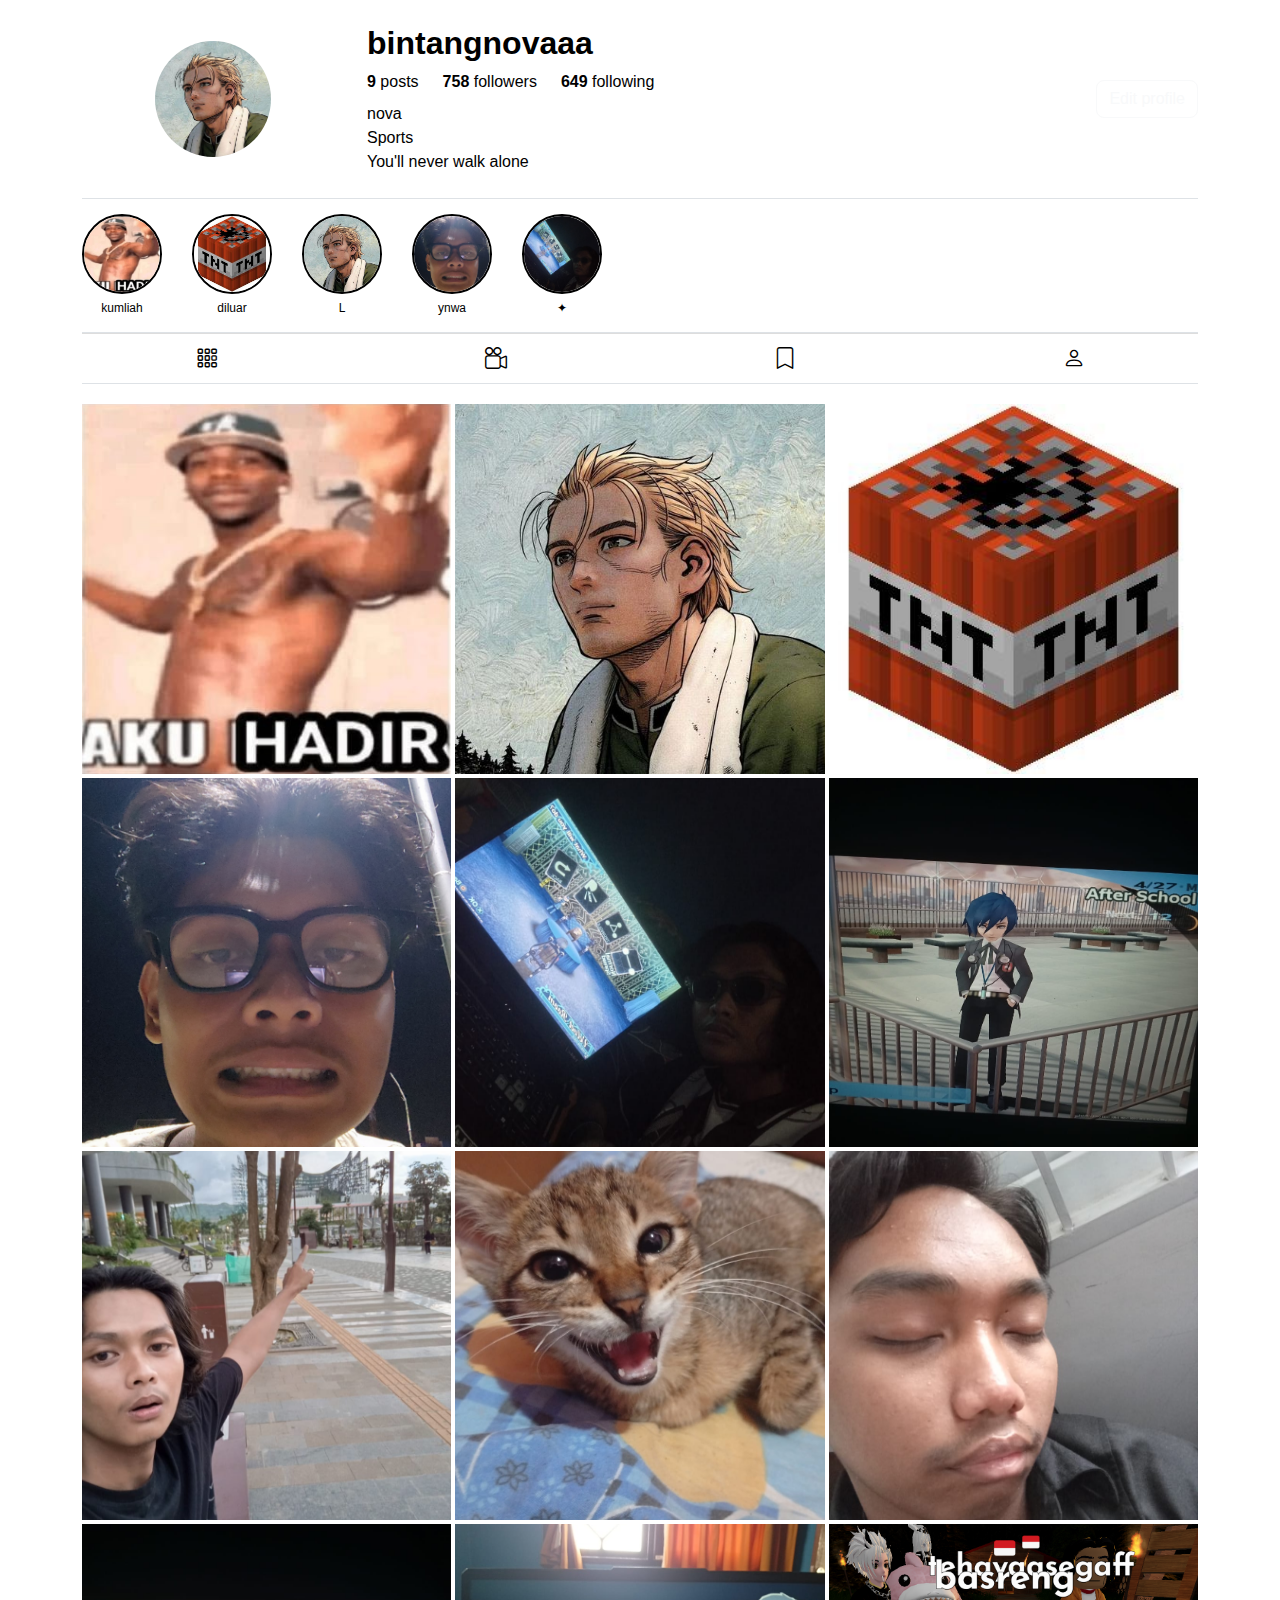
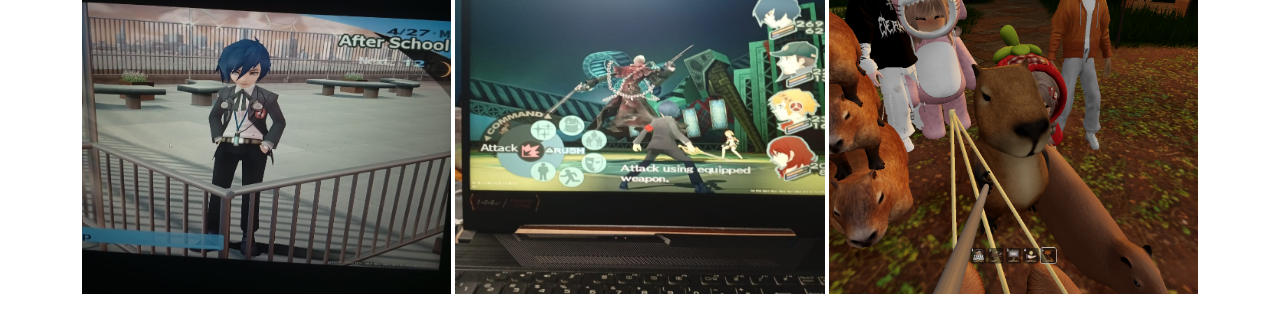
<file: index.html>
<!DOCTYPE html>
<html lang="en">
<head>
  <meta charset="UTF-8">
  <meta name="viewport" content="width=device-width, initial-scale=1.0">
  <title>Instagram Profile Clone</title>
  <!-- Bootstrap CSS -->
  <link href="https://cdn.jsdelivr.net/npm/bootstrap@5.3.2/dist/css/bootstrap.min.css" rel="stylesheet">
  <!-- Bootstrap Icons -->
  <link rel="stylesheet" href="https://cdn.jsdelivr.net/npm/bootstrap-icons@1.11.1/font/bootstrap-icons.css">
  <!-- Custom CSS -->
  <link rel="stylesheet" href="style.css">
</head>
<body>

<div class="container py-4">
  <!-- Header -->
  <div class="row align-items-center">
    <div class="col-4 col-md-3 text-center">
      <img src="assets/img/thorfinn.jpg" alt="Profile" class="profile-pic">
    </div>
    <div class="col-8 col-md-6">
      <h2 class="fw-bold mb-0">bintangnovaaa</h2>
      <div class="d-flex gap-4 my-2">
        <div><strong>9</strong> posts</div>
        <div><strong>758</strong> followers</div>
        <div><strong>649</strong> following</div>
      </div>
      <p class="mb-0">nova <br> Sports <br> You'll never walk alone</p>
    </div>
    <div class="col-12 col-md-3 text-md-end mt-3 mt-md-0">
      <button class="btn btn-outline-light">Edit profile</button>
    </div>
  </div>

  <!-- Sorotan (Highlights) -->
  <div class="highlight-container border-top border-bottom mt-4">
    <div class="highlight-item">
      <img src="assets/img/aku hadir.jpg" class="highlight">
      <div class="highlight-name">kumliah</div>
    </div>
    <div class="highlight-item">
      <img src="assets/img/tnt.jpg" class="highlight">
      <div class="highlight-name">diluar</div>
    </div>
    <div class="highlight-item">
      <img src="assets/img/thorfinn.jpg" class="highlight">
      <div class="highlight-name">L</div>
    </div>
    <div class="highlight-item">
      <img src="assets/img/gw.jpg" class="highlight">
      <div class="highlight-name">ynwa</div>
    </div>
    <div class="highlight-item">
      <img src="assets/img/velvet room.jpg" class="highlight">
      <div class="highlight-name">✦</div>
    </div>
  </div>

  <!-- TAB Navigasi -->
  <div class="tab-nav d-flex justify-content-around border-bottom py-2">
    <div class="tab-item active">
      <i class="bi bi-grid-3x3-gap"></i>
    </div>
    <div class="tab-item">
      <i class="bi bi-camera-reels"></i>
    </div>
    <div class="tab-item">
      <i class="bi bi-bookmark"></i>
    </div>
    <div class="tab-item">
      <i class="bi bi-person"></i>
    </div>
  </div>

  <!-- Feed -->
  <div class="row g-1 mt-3">
    <div class="col-4 col-sm-6 col-md-4">
      <img src="assets/img/aku hadir.jpg" class="feed-img">
    </div>
    <div class="col-4 col-sm-6 col-md-4">
      <img src="assets/img/thorfinn.jpg" class="feed-img">
    </div>
    <div class="col-4 col-sm-6 col-md-4">
      <img src="assets/img/tnt.jpg" class="feed-img">
    </div>
    <div class="col-4 col-sm-6 col-md-4">
      <img src="assets/img/gw.jpg" class="feed-img">
    </div>
    <div class="col-4 col-sm-6 col-md-4">
      <img src="assets/img/velvet room.jpg" class="feed-img">
    </div>
    <div class="col-4 col-sm-6 col-md-4">
      <img src="assets/img/p3.jpg" class="feed-img">
    </div>
    <div class="col-4 col-sm-6 col-md-4">
      <img src="assets/img/ada ikn coy.jpg" class="feed-img">
    </div>
    <div class="col-4 col-sm-6 col-md-4">
      <img src="assets/img/sifu meng.jpg" class="feed-img">
    </div>
    <div class="col-4 col-sm-6 col-md-4">
      <img src="assets/img/manusia hitam.jpg" class="feed-img">
    </div>
    <div class="col-4 col-sm-6 col-md-4">
      <img src="assets/img/p3.jpg" class="feed-img">
    </div>
    <div class="col-4 col-sm-6 col-md-4">
      <img src="assets/img/persona 3 reaper.jpg" class="feed-img">
    </div>
    <div class="col-4 col-sm-6 col-md-4">
      <img src="assets/img/basreng.png" class="feed-img">
    </div>
  </div>
</div>

<!-- Bootstrap JS -->
<script src="https://cdn.jsdelivr.net/npm/bootstrap@5.3.2/dist/js/bootstrap.bundle.min.js"></script>
</body>
</html>
</file>
<file: style.css>
/* ====== Global ====== */
body {
  background-color: white;   /* light mode */
  color: black;
  font-family: Arial, sans-serif;
  margin: 0;
  padding: 0;
}

/* ====== Foto Profil ====== */
.profile-pic {
  width: 120px;
  height: 120px;
  object-fit: cover;
  border-radius: 50%;
  border: 2px solid #fff;
}

/* ====== Header ====== */
.header {
  padding: 20px;
  border-bottom: 1px solid #ddd;
  background-color: white;
}

.profile-stats {
  display: flex;
  gap: 20px;
  font-size: 14px;
}

.bio {
  margin-top: 10px;
  color: #333;
}

/* ====== Buttons ====== */
.btn {
  border-radius: 8px;
}

/* ====== Sorotan (Highlight) ====== */
.highlight-container {
  display: flex;
  gap: 15px;
  padding: 15px 0;
  overflow-x: auto;
  white-space: nowrap;
  border: none;   /* hilangin garis putih */
}

.highlight-item {
  display: inline-block;
  text-align: center;
  margin-right: 15px;
}

.highlight {
  width: 80px;
  height: 80px;
  border-radius: 50%;
  object-fit: cover;
  border: 2px solid black;  /* outline biar kelihatan */
}

.highlight-name {
  font-size: 12px;
  margin-top: 5px;
  text-align: center;
  color: black;
}

/* Scrollbar untuk sorotan */
.highlight-container::-webkit-scrollbar {
  height: 6px;
}
.highlight-container::-webkit-scrollbar-thumb {
  background: black;
  border-radius: 3px;
}

/* ====== Feed ====== */
.feed {
  display: grid;
  grid-template-columns: repeat(3, 1fr);
  gap: 2px;
}

.feed-img {
  width: 100%;
  aspect-ratio: 1/1;   /* Biar kotak rapi */
  object-fit: cover;
}

/* ====== Tab Navigasi ====== */
.tab-nav {
  background-color: white;
  display: flex;
  justify-content: center;
  gap: 40px;
  padding: 10px 0;
  border-top: 1px solid #ddd;
  border-bottom: 1px solid #ddd;
}

.tab-item {
  font-size: 22px;
  color: black;
  cursor: pointer;
}

.tab-item.active {
  color: black;
  font-weight: bold;
  /* border-top: 2px solid black;  <- kalau mau ada garis */
}

/* ====== Footer ====== */
footer {
  padding: 20px;
  text-align: center;
  font-size: 13px;
  color: #777;
  background-color: white;
}

/* ====== Responsive ====== */

/* Tablet (768px – 1023px) */
@media (max-width: 1023px) and (min-width: 768px) {
  .profile-stats {
    flex-direction: column;
    align-items: center;
    gap: 5px;
  }

  .highlight {
    width: 65px;
    height: 65px;
  }
}

/* Mobile (≤ 767px) */
@media (max-width: 767px) {
  .header {
    text-align: center;
  }

  .profile-stats {
    justify-content: center;
  }

  .highlight-container {
    justify-content: flex-start;
    padding-left: 10px;
  }

  .highlight {
    width: 55px;
    height: 55px;
  }

  .tab-nav {
    justify-content: space-around;
    gap: 0;
  }

  .feed {
    grid-template-columns: repeat(2, 1fr); /* 2 kolom biar enak di HP */
  }
}
</file>
